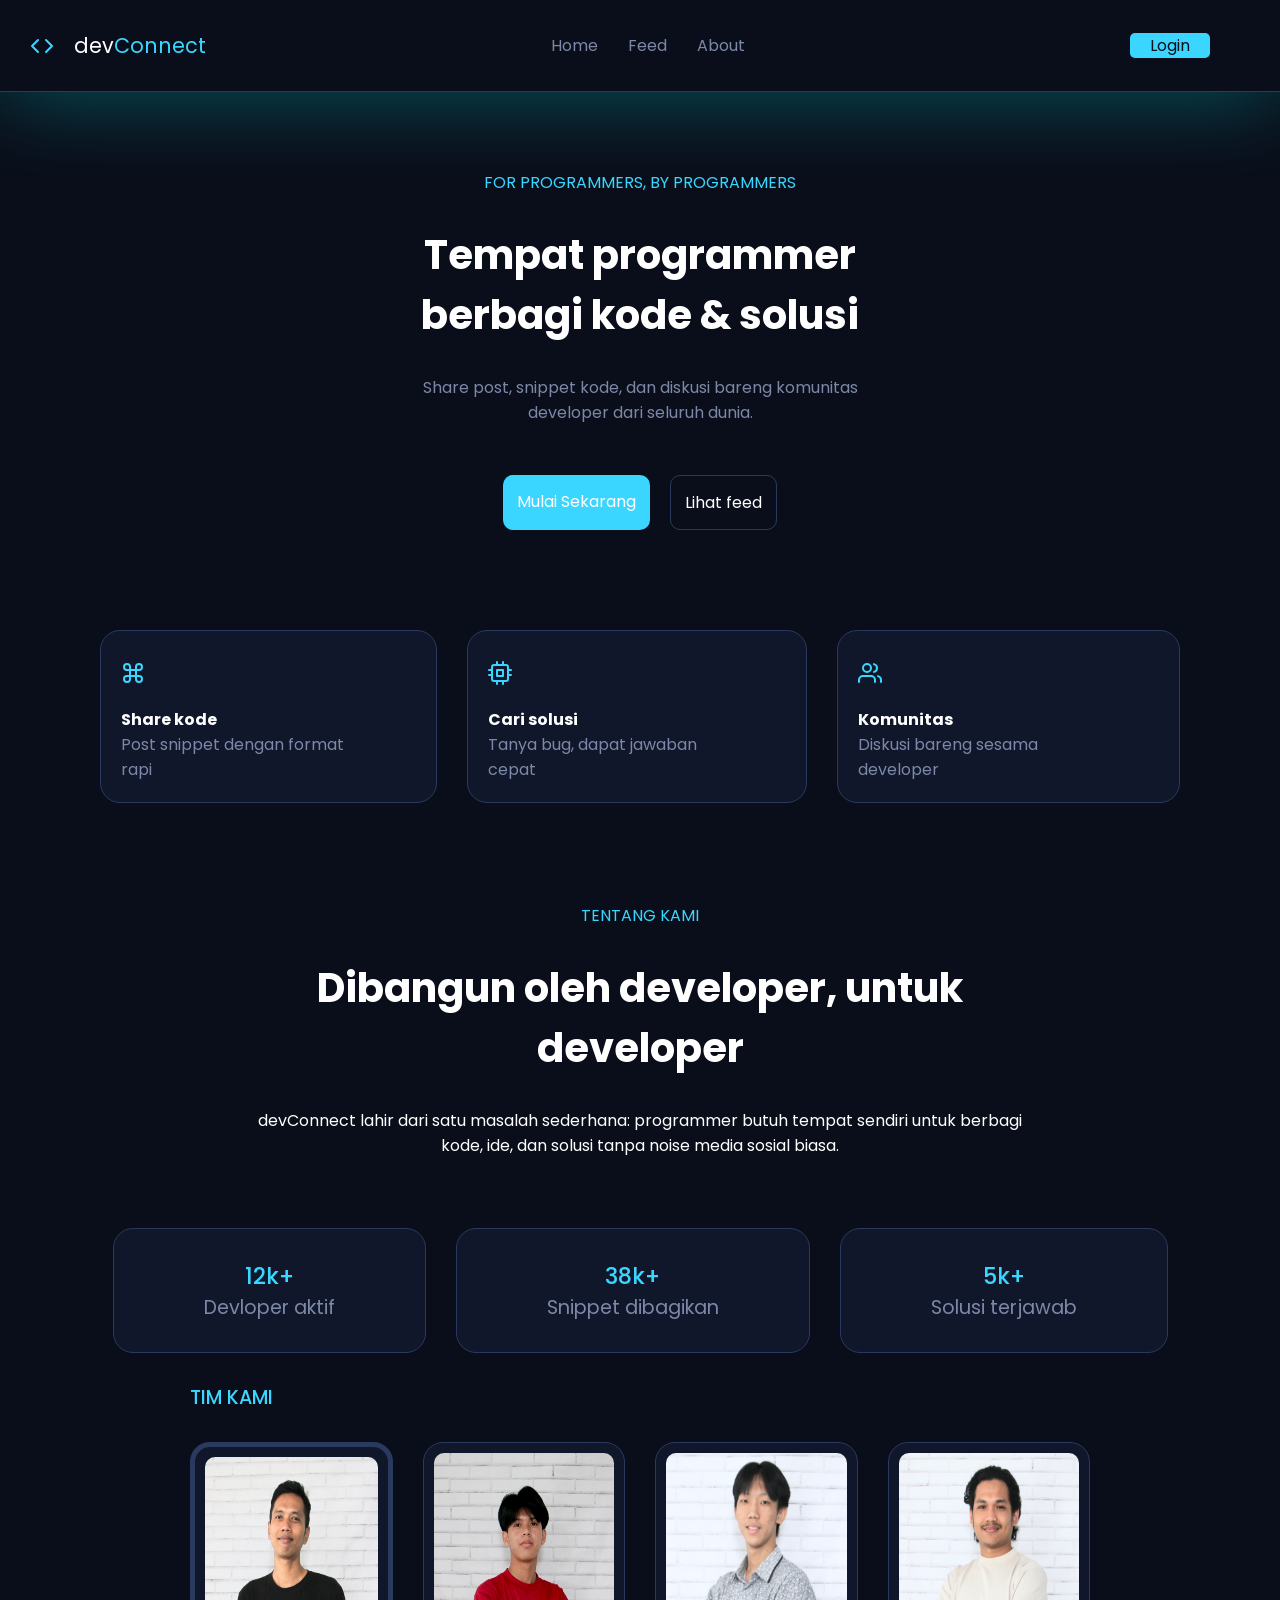
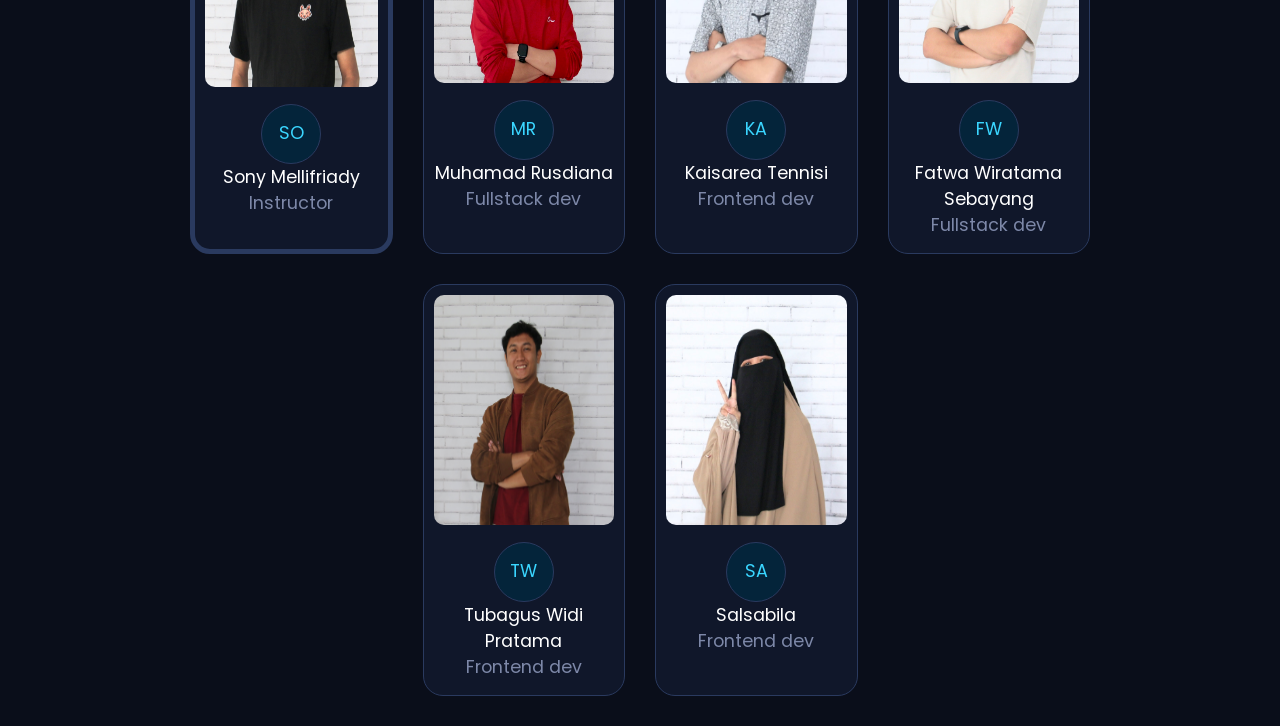
<file: index.html>
<!DOCTYPE html>
<html lang="en">

<head>
    <meta charset="UTF-8">
    <meta name="viewport" content="width=device-width, initial-scale=1.0">
    <link
        href="https://fonts.googleapis.com/css2?family=Nunito:ital,wght@0,200..1000;1,200..1000&family=Poppins:ital,wght@0,100;0,200;0,300;0,400;0,500;0,600;0,700;0,800;0,900;1,100;1,200;1,300;1,400;1,500;1,600;1,700;1,800;1,900&display=swap"
        rel="stylesheet">
    <link rel="stylesheet" href="style/style.css">
    <link rel="icon" type="image/png" href="assets/IconDevConnect.png">
    <title>
        devConnect
    </title>
</head>

<body>
    <header class="header">
        <div class="logo">
            <a href="./index.html"><svg xmlns="http://www.w3.org/2000/svg" viewBox="0 0 24 24" width="24" height="24"
                    class="main-grid-item-icon" fill="none" stroke="currentColor" stroke-linecap="round"
                    stroke-linejoin="round" stroke-width="2">
                    <polyline points="16 18 22 12 16 6" />
                    <polyline points="8 6 2 12 8 18" />
                </svg></a>
            <a href="./index.html" class="logo-name"><span>dev</span>Connect</a>
        </div>

        <nav class="navbar">
            <a href="./index.html" class="navbar-list">Home</a>
            <a class="navbar-list" onclick="alert('Silahkan login terlebih dahulu')" href="./login/index.html">Feed</a>
            <a href="#aboutUs" class="navbar-list">About</a>
        </nav>

        <div class="login-btn">
            <a href="./login/index.html" class="login sign">Login</a>
        </div>
    </header>

    <div class="homepage">
        <div class="page-text">
            <div class="judul">FOR PROGRAMMERS, BY PROGRAMMERS</div>
            <h2 class="slogan">Tempat programmer berbagi kode & solusi</h2>
            <p>Share post, snippet kode, dan diskusi bareng komunitas developer dari seluruh dunia.</p>
        </div>
    </div>
    <div class="start-btn">
        <a href="./login/index.html" class="start">Mulai Sekarang</a>
        <a class="feeds" onclick="alert('Silahkan login terlebih dahulu')" href="./login/index.html">Lihat feed</a>
    </div>
    <div class="information">
        <div class="container-1">
            <div class="icon">
                <svg xmlns="http://www.w3.org/2000/svg" viewBox="0 0 24 24" width="24" height="24"
                    class="main-grid-item-icon" fill="none" stroke="currentColor" stroke-linecap="round"
                    stroke-linejoin="round" stroke-width="2">
                    <path
                        d="M18 3a3 3 0 0 0-3 3v12a3 3 0 0 0 3 3 3 3 0 0 0 3-3 3 3 0 0 0-3-3H6a3 3 0 0 0-3 3 3 3 0 0 0 3 3 3 3 0 0 0 3-3V6a3 3 0 0 0-3-3 3 3 0 0 0-3 3 3 3 0 0 0 3 3h12a3 3 0 0 0 3-3 3 3 0 0 0-3-3z" />
                </svg>
            </div>
            <h4>Share kode</h4>
            <p>Post snippet dengan format rapi</p>
        </div>
        <div class="container-2">
            <div class="icon">
                <svg xmlns="http://www.w3.org/2000/svg" viewBox="0 0 24 24" width="24" height="24"
                    class="main-grid-item-icon" fill="none" stroke="currentColor" stroke-linecap="round"
                    stroke-linejoin="round" stroke-width="2">
                    <rect height="16" rx="2" ry="2" width="16" x="4" y="4" />
                    <rect height="6" width="6" x="9" y="9" />
                    <line x1="9" x2="9" y1="1" y2="4" />
                    <line x1="15" x2="15" y1="1" y2="4" />
                    <line x1="9" x2="9" y1="20" y2="23" />
                    <line x1="15" x2="15" y1="20" y2="23" />
                    <line x1="20" x2="23" y1="9" y2="9" />
                    <line x1="20" x2="23" y1="14" y2="14" />
                    <line x1="1" x2="4" y1="9" y2="9" />
                    <line x1="1" x2="4" y1="14" y2="14" />
                </svg>
            </div>
            <h4>Cari solusi</h4>
            <p>Tanya bug, dapat jawaban cepat</p>
        </div>
        <div class="container-3">
            <div class="icon">
                <svg xmlns="http://www.w3.org/2000/svg" viewBox="0 0 24 24" width="24" height="24"
                    class="main-grid-item-icon" fill="none" stroke="currentColor" stroke-linecap="round"
                    stroke-linejoin="round" stroke-width="2">
                    <path d="M17 21v-2a4 4 0 0 0-4-4H5a4 4 0 0 0-4 4v2" />
                    <circle cx="9" cy="7" r="4" />
                    <path d="M23 21v-2a4 4 0 0 0-3-3.87" />
                    <path d="M16 3.13a4 4 0 0 1 0 7.75" />
                </svg>
            </div>
            <h4 id="aboutUs">Komunitas</h4>
            <p>Diskusi bareng sesama developer</p>
        </div>
    </div>


    <div class="team">
        <div class="aboutUs">
            <div class="moto">
                <div class="us">TENTANG KAMI</div>
                <h3 class="textUs">Dibangun oleh developer, untuk developer</h3>
                <p class="caption">devConnect lahir dari satu masalah sederhana: programmer butuh tempat sendiri untuk
                    berbagi kode, ide, dan solusi tanpa noise media sosial biasa.</p>
            </div>
        </div>
    </div>
    <div class="review">
        <div class="colum">
            <h3 class="reviews">12k+</h3>
            <p class="text-review">Devloper aktif</p>
        </div>
        <div class="colum">
            <h3 class="reviews">38k+</h3>
            <p class="text-review">Snippet dibagikan</p>
        </div>
        <div class="colum">
            <h3 class="reviews">5k+</h3>
            <p class="text-review">Solusi terjawab</p>
        </div>
    </div>

    <div class="OurTeam">TIM KAMI</div>
    <footer class="tim">
        <div class="content instructor">
            <img src="assets/Sony_Mellifriady.jpg" alt="" srcset="" class="img">
            <div class="insta">
                <a class="init">SO</a>
                <a href="https://www.instagram.com/klimboys/" class="init inits  instructors">
                    <svg xmlns="http://www.w3.org/2000/svg" viewBox="0 0 24 24" width="24" height="24"
                        class="main-grid-item-icon" fill="none" stroke="currentColor" stroke-linecap="round"
                        stroke-linejoin="round" stroke-width="2" style="color: #fff;">
                        <rect height="20" rx="5" ry="5" width="20" x="2" y="2" />
                        <path d="M16 11.37A4 4 0 1 1 12.63 8 4 4 0 0 1 16 11.37z" />
                        <line x1="17.5" x2="17.51" y1="6.5" y2="6.5" />
                    </svg>
                </a>
            </div>
            <div class="nama">Sony Mellifriady</div>
            <div class="peran">Instructor</div>
        </div>
        <div class="content">
            <img src="assets/rusdi.jpg" alt="" srcset="" class="img">
            <div class="insta">
                <a class="init">MR</a>
                <a href="https://www.instagram.com/rusdi.an2/" class="init inits">
                    <svg xmlns="http://www.w3.org/2000/svg" viewBox="0 0 24 24" width="24" height="24"
                        class="main-grid-item-icon" fill="none" stroke="currentColor" stroke-linecap="round"
                        stroke-linejoin="round" stroke-width="2" style="color: #fff;">
                        <rect height="20" rx="5" ry="5" width="20" x="2" y="2" />
                        <path d="M16 11.37A4 4 0 1 1 12.63 8 4 4 0 0 1 16 11.37z" />
                        <line x1="17.5" x2="17.51" y1="6.5" y2="6.5" />
                    </svg>
                </a>
            </div>
            <div class="nama">Muhamad Rusdiana</div>
            <div class="peran">Fullstack dev</div>
        </div>
        <div class="content">
            <img src="assets/kai.jpg" alt="" srcset="" class="img">
            <div class="insta">
                <a class="init">KA</a>
                <a href="https://www.instagram.com/kaisarea_kai?utm_source=qr&igsh=MTNnamN1eGZncWo2cA=="
                    class="init inits">
                    <svg xmlns="http://www.w3.org/2000/svg" viewBox="0 0 24 24" width="24" height="24"
                        class="main-grid-item-icon" fill="none" stroke="currentColor" stroke-linecap="round"
                        stroke-linejoin="round" stroke-width="2" style="color: #fff;">
                        <rect height="20" rx="5" ry="5" width="20" x="2" y="2" />
                        <path d="M16 11.37A4 4 0 1 1 12.63 8 4 4 0 0 1 16 11.37z" />
                        <line x1="17.5" x2="17.51" y1="6.5" y2="6.5" />
                    </svg>
                </a>
            </div>
            <div class="nama">Kaisarea Tennisi</div>
            <div class="peran">Frontend dev</div>
        </div>
        <div class="content">
            <img src="assets/wira.JPG" alt="" srcset="" class="img">
            <div class="insta">
                <a class="init">FW</a>
                <a href="https://www.instagram.com/wirasebayangg_" class="init inits">
                    <svg xmlns="http://www.w3.org/2000/svg" viewBox="0 0 24 24" width="24" height="24"
                        class="main-grid-item-icon" fill="none" stroke="currentColor" stroke-linecap="round"
                        stroke-linejoin="round" stroke-width="2" style="color: #fff;">
                        <rect height="20" rx="5" ry="5" width="20" x="2" y="2" />
                        <path d="M16 11.37A4 4 0 1 1 12.63 8 4 4 0 0 1 16 11.37z" />
                        <line x1="17.5" x2="17.51" y1="6.5" y2="6.5" />
                    </svg>
                </a>
            </div>
            <div class="nama">Fatwa Wiratama Sebayang</div>
            <div class="peran">Fullstack dev</div>
        </div>
        <div class="content">
            <img src="assets/bagus.jpg" alt="" srcset="" class="img">
            <div class="insta">
                <a class="init">TW</a>
                <a href="https://www.instagram.com/pratamaawidi?igsh=MTZndWIzbzBjNmd6bw%3D%3D&utm_source=qr"
                    class="init inits">
                    <svg xmlns="http://www.w3.org/2000/svg" viewBox="0 0 24 24" width="24" height="24"
                        class="main-grid-item-icon" fill="none" stroke="currentColor" stroke-linecap="round"
                        stroke-linejoin="round" stroke-width="2" style="color: #fff;">
                        <rect height="20" rx="5" ry="5" width="20" x="2" y="2" />
                        <path d="M16 11.37A4 4 0 1 1 12.63 8 4 4 0 0 1 16 11.37z" />
                        <line x1="17.5" x2="17.51" y1="6.5" y2="6.5" />
                    </svg>
                </a>
            </div>
            <div class="nama">Tubagus Widi Pratama</div>
            <div class="peran">Frontend dev</div>
        </div>
        <div class="content">
            <img src="assets/salsa.jpg" alt="" srcset="" class="img">
            <div class="insta">
                <a class="init">SA</a>
                <a href="https://www.instagram.com/salsabela.bila?igsh=NXM4Z2pwdXV4NThh" class="init inits">
                    <svg xmlns="http://www.w3.org/2000/svg" viewBox="0 0 24 24" width="24" height="24"
                        class="main-grid-item-icon" fill="none" stroke="currentColor" stroke-linecap="round"
                        stroke-linejoin="round" stroke-width="2" style="color: #fff;">
                        <rect height="20" rx="5" ry="5" width="20" x="2" y="2" />
                        <path d="M16 11.37A4 4 0 1 1 12.63 8 4 4 0 0 1 16 11.37z" />
                        <line x1="17.5" x2="17.51" y1="6.5" y2="6.5" />
                    </svg>
                </a>
            </div>
            <div class="nama">Salsabila</div>
            <div class="peran">Frontend dev</div>
        </div>
    </footer>

    </div>



    <script src="./js/script.js"></script>
</body>

</html>
</file>
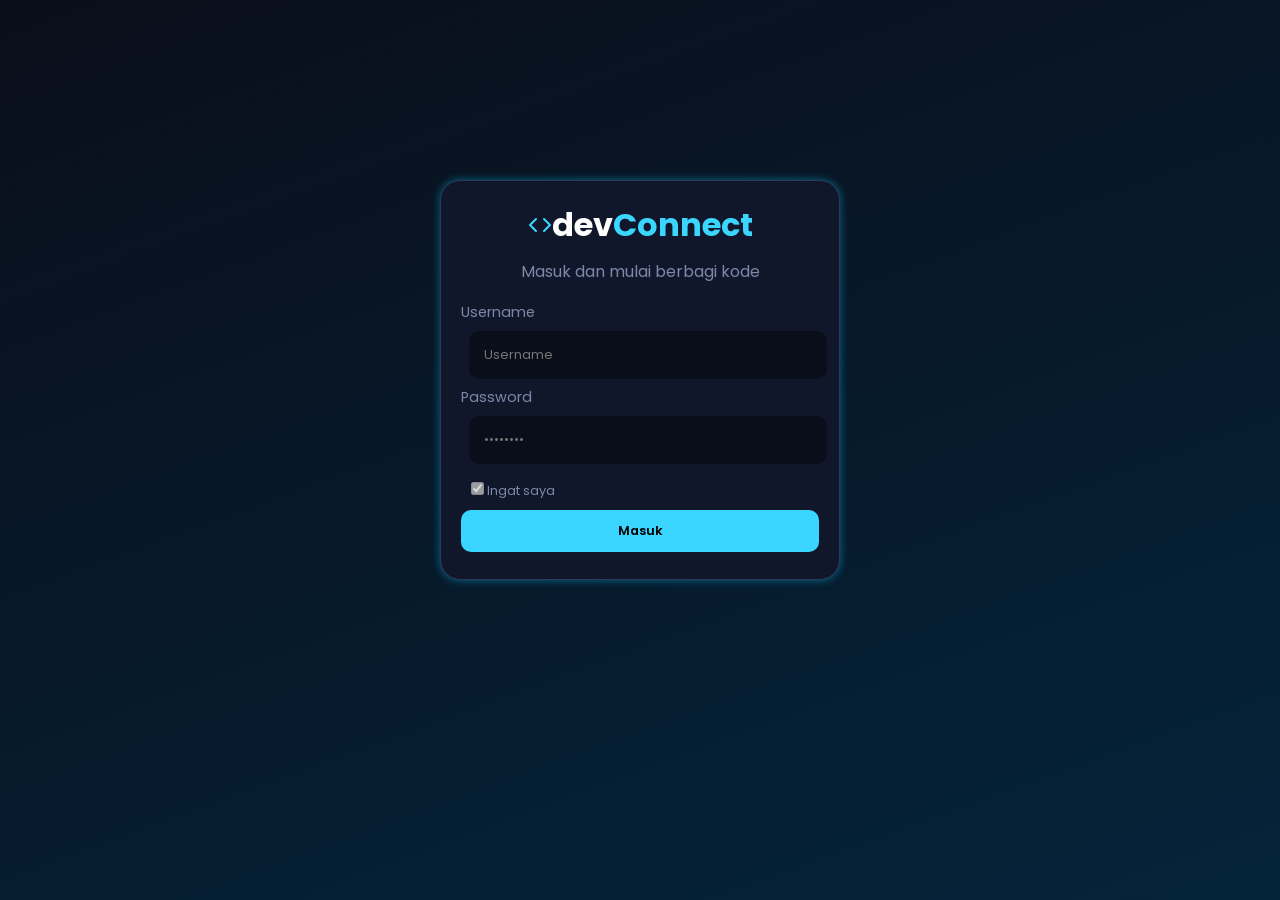
<file: login/index.html>
<!DOCTYPE html>
<html lang="en">

<head>
    <meta charset="UTF-8">
    <meta name="viewport" content="width=device-width, initial-scale=1.0">
    <link
        href="https://fonts.googleapis.com/css2?family=Nunito:ital,wght@0,200..1000;1,200..1000&family=Poppins:ital,wght@0,100;0,200;0,300;0,400;0,500;0,600;0,700;0,800;0,900;1,100;1,200;1,300;1,400;1,500;1,600;1,700;1,800;1,900&display=swap"
        rel="stylesheet">
    <link rel="stylesheet" href="../style/style.css">
    <link rel="icon" type="image/png" href="../assets/IconDevConnect.png">
    <title>devConnect</title>
</head>

<body>

    <div class="formLogin">
        <div class="login-card">

            <div class="logo formLogo">
                <svg xmlns="http://www.w3.org/2000/svg" viewBox="0 0 24 24" width="24" height="24"
                    class="main-grid-item-icon" fill="none" stroke="currentColor" stroke-linecap="round"
                    stroke-linejoin="round" stroke-width="2">
                    <polyline points="16 18 22 12 16 6" />
                    <polyline points="8 6 2 12 8 18" />
                </svg>
                <h1><i class="fa-solid fa-code"></i> <span>dev</span>Connect</h1>
            </div>

            <p class="subtitle">Masuk dan mulai berbagi kode</p>

            <form>
                <div class="form-group">
                    <label>Username</label>
                    <div class="input-box">
                        <i class="fa-solid fa-at"></i>
                        <input type="text" placeholder="Username" class="input-form" id="username">
                    </div>
                </div>

                <div class="form-group">
                    <label>Password</label>
                    <div class="input-box">
                        <i class="fa-solid fa-lock"></i>
                        <input type="password" id="password" placeholder="••••••••" class="input-form">
                        <i class="fa-solid fa-eye password-eye"></i>
                    </div>
                </div>

                <div class="options">
                    <label>
                        <input type="checkbox" class="checkbox" checked disabled>
                        Ingat saya
                    </label>

                    <!-- <a href="#">Lupa password?</a> -->
                </div>

                <button class="login-Btn" type="submit">
                    Masuk
                </button>
            </form>

        </div>
    </div>
    <script src="../js/login.js"></script>
</body>

</html>
</file>
<file: style/style.css>
:root {
    --bg-dark: #0a0e1a;
    --bg-dnavbar: #10172a;
    --bg-kodeDark: #080b14;
    --border-dark: #1e2a4a;
    --border-hoverDark: #2a3a5f;
    --cyan: #3ad6ff;
    --lightCyan: #8fe3ff;
    --white: #ffffff;
    --teksBody: #cfd6e8;
    --secondary: #7d88a8;
    --darkBlue: #04243a;
}

* {
    margin: 0;
    padding: 0;
    box-sizing: border-box;
    font-family: 'poppins', sans-serif;
    text-decoration: none;
    scroll-behavior: smooth;
}

.header {
    background-color: var(--bg-dark);
    padding: 10px;
    display: flex;
    position: fixed;
    width: 100%;
    top: 0;
    border-bottom: 1.5px solid var(--border-hoverDark);
    align-items: center;
    box-shadow: 0 0 90px rgba(0, 255, 255, 0.32);
    z-index: 2;
}

.logo,
.logo a {
    /* background-color: yellow; */
    display: flex;
    align-items: center;
    justify-content: flex-start;
    padding: 10px;
    color: var(--cyan);
    font-size: 1.3rem;
}

.logo span {
    color: var(--white);
}

.navbar {
    display: flex;
    /* background-color: greenyellow; */
    flex-grow: 2;
    padding: 10px;
    justify-content: center;
    gap: 30px;
}

.navbar-list {
    color: var(--secondary);
}

.navbar-list:hover {
    color: var(--cyan);
}

.login-btn {
    padding: 10px;
    display: flex;
    width: 200px;
    justify-content: center;
}

.login {
    border-radius: 5px;
    background-color: var(--cyan);
    padding: 0 20px;
    color: var(--bg-dark);
    display: flex;
    align-items: center;
}

.login:hover{
    background-image: linear-gradient(-20deg, var(--lightCyan)0%, var(--cyan)100%);
}

.name, .name-i {
    background-color: var(--darkBlue);
    color: var(--cyan) !important;
    font-weight: 600;
    width: 50px;
    height: 50px;
    display: flex;
    align-items: center;
    box-shadow: 0 0 5px rgba(0, 255, 255, 0.412);
    z-index: 99;
}

.names {
    /* background-color: red; */
    border: 1px solid var(--cyan);
    width: 200px;
    border-radius: 10px;
    position: absolute;
    left: 60px;
    padding: 8px 20px;
    box-shadow: 0 0 5px var(--cyan);
}

.afterLogin {
    color: var(--white);
    display: flex;
    gap: 20px;
    align-items: center;
    padding: 0 10px;
    cursor: pointer;
    position: relative;
}

.search {
    display: flex;
}

.searchBar {
    cursor: default;
    font-size: 1rem;
    padding:10px 20px;
    width: 300px;
    border-radius: 20px;
    display: flex;
    opacity: 0;
    border: none;
    transition: all 0.5s ease;
    transform: translateX(100px);
    color: var(--secondary);
    background-color: var(--darkBlue);
}

.toogle {
    transform: translateX(0);
    display: flex;
    opacity: 1;
}

.search-icon {
    position: absolute;
    color: var(--white) !important;
    margin-right: 5px;
    right: 160px;
    top: 10px;
    /* background-color: red; */
}

.notif {
    z-index: 5;
}

.notif-icon {
    color: var(--white) !important;
    z-index: 2;
}

.search-icon:hover {
    transform: scale(1.2);
    transition: 0.4s;
}

.logoutIcon {
    color: var(--white) !important;
}

.notif:hover {
    transform: scale(1.2);
}

body {
    background-color: var(--bg-dark);
}

.homepage {
    display: flex;
    justify-content: center;
    padding: 150px 100px;
    padding-bottom: 20px;

}

.page-text {
    align-self: center;
    width: 50%;
    justify-content: center;
    padding: 20px;
    text-align: center;
    padding-bottom: 30px;
}

.judul {
    padding-bottom: 30px;
    color: var(--cyan);
}

.slogan {
    padding-bottom: 30px;
    color: var(--white);
    font-size: 2.5rem;
}

p {
    color: var(--secondary);
}

.start-btn {
    background-color: var(--bg-dark);
    display: flex;
    justify-content: center;
    gap: 20px;
}

.start {
    border-radius: 10px;
    background-color: var(--cyan);
    padding: 14px;
    color: var(--white);
    cursor: pointer;
}

.start:hover {
    box-shadow: 0 0 8px var(--cyan);
    transform: scale(1.05);
    transition: 0.5s ease;
}

.feeds {
    border-radius: 10px;
    border: 1px solid var(--border-hoverDark);
    align-self: center;
    padding: 14px;
    color: var(--white);
    cursor: pointer;
}

.feeds:hover {
    background-image: linear-gradient(-20deg, var(--darkBlue)0%, var(--bg-dark)100%);
}

.icon {
    color: var(--cyan);
    padding: 0 0 15px 0;
}


.information {
    background-color: var(--bg-dark);
    display: flex;
    justify-content: center;
    padding: 100px;
    gap: 30px;
}

.container-1,
.container-2,
.container-3 {
    background-color: var(--bg-dnavbar);
    border: 1px solid var(--border-hoverDark);
    padding: 30px 80px 20px 20px;
    border-radius: 20px;
}

.container-1,
.container-2,
.container-3 h4 {
    color: var(--white);
}

.menu {
    background-color: var(--bg-dnavbar);
    border-left: 1px solid var(--border-hoverDark);
    position: fixed;
    transition: 0.5s;
    transform: translateX(100%);
    top: 0;
    height: 100%;
    right: 0;
    z-index: 9;
    width: 300px;
}

.profile {
    display: flex;
    background-image: linear-gradient(-20deg, var(--darkBlue)0%, var(--bg-dark)100%);
    color: var(--white);
    font-size: 1.3rem;
    padding: 42px 20px;
    border-bottom: 1px solid var(--border-hoverDark);
    width: 100%;
    height: 50px;
    align-items: center;
    cursor: pointer;
}

.menu-list {
    display: flex;
    flex-direction: column;
    color: var(--white);
    padding-left: 0;
    width: 100%;
    cursor: pointer;
    position: absolute;
}

.menu-list a {
    color: var(--white);
    display: flex;
    padding: 20px;
    border-bottom: 1px solid var(--secondary);
    gap: 15px;
}

.main-grid-item-icon {
    color: var(--cyan);
}

.list:hover {
    border: 1px solid var(--cyan);
    box-shadow: 0 0 5px var(--cyan);
}

.title {
    padding: 12px;
    border-radius: 50%;
    font-size: 1.2rem;
    color: var(--white);
    border: 1px solid var(--cyan);
    cursor: pointer;
    margin-right: 30px;
}

.logout {
    gap: 10px;
    bottom: 0px;
    position: absolute;
    width: 100%;
    color: var(--white);
    padding: 15px 20px;
    cursor: pointer;
    display: flex;
    align-items: flex-start;
}

.logout:hover {
    background-color: var(--cyan);
}

.formLogin {
    top: 0;
    width: 100%;
    height: 100%;
    background-image: linear-gradient(-20deg, var(--darkBlue)0%, var(--bg-dark)100%);
    position: absolute;
    display: flex;
    justify-content: center;
    z-index: 99;
    padding-top: 180px;
}

.formView {
    display: flex;
}

.login-card {
    display: inline-block;
    padding: 10px 20px 20px 20px;
    width: 400px;
    height: 400px;
    border-radius: 20px;
    background-color: var(--bg-dnavbar);
    border: 1px solid var(--border-hoverDark);
    box-shadow: 0 0 8px rgba(0, 208, 255, 0.441);
    text-align: center;
    align-content: center;
    /* right: 35%; */
}

.formLogo {
    font-size: 1rem;
    text-align: center;
    display: flex;
    justify-content: center;
}

.subtitle {
    padding-bottom: 18px;
}

.form-group {
    font-size: 0.9rem;
    text-align: left;
    color: var(--white);
    color: var(--secondary);
  
}

.input-form {
    font-size: 0.8rem;
    margin: 8px;
    border-radius: 10px;
    background-color: var(--bg-dark);
    padding: 15px;
    border: none;
    width: 100%;
    color: var(--white);
}

.input-form:focus {
    border: 1px solid var(--cyan);
    box-shadow: 0 0 10px var(--cyan);
}

.options {
    display: flex;
    justify-content: space-between;
    color: var(--secondary);
    font-size: 0.8rem;
    padding: 10px;
}

.checkbox {
    background-color: var(--bg-dark);
}

.options a {
    color: var(--cyan);
}

.login-Btn {
    background-color: var(--cyan);
    border: none;
    width: 100%;
    padding: 12px 0;
    border-radius: 10px;
    text-align: center;
    font-weight: 600;
    font-size: 0.8rem;
    display: flex;
    justify-content: center;
    margin-bottom: 10px;
}

.login-Btn:hover {
    box-shadow: 0 0 10px var(--cyan);
}

.views {
    display: flex;
}

.view {
    transform: translateX(0);
}

.team {
    display: flex;
    justify-content: center;
}

.aboutUs {
    width: 60%;

}

.us {
    background-color: var(--bg-dark);
    color: var(--cyan);
    text-align: center;
}

.textUs {
    justify-content: center;
    background-color: var(--bg-dark);
    color: var(--white);
    text-align: center;
    padding-top: 30px;
    font-size: 2.5rem;
}

.caption {
    color: var(--white);
    text-align: center;
    padding-top: 30px;
}

.review {
    background-color: var(--bg-dark);
    color: var(--white);
    display: flex;
    justify-content: center;
    gap: 30px;
    padding-top: 70px;
}

.colum {
    background-color: var(--bg-dnavbar);
    padding: 30px 90px;
    text-align: center;
    font-size: 1.2rem;
    border-radius: 20px;
    color: var(--cyan);
    border: 1px solid var(--border-hoverDark);
}

.reviews {
    font-weight: 500;

}

.OurTeam {
    color: var(--cyan);
    padding: 30px 190px ;
    font-size: 1.2rem;
    font-weight: 500;
}

.tim {
    display: grid;
    color: var(--white);
    text-align: center;
    justify-content: center;
    gap: 30px;
    padding: 0 190px 30px 190px;
    grid-template-columns: repeat(4, 1fr);
}

.content {
    background-color: var(--bg-dnavbar);
    padding: 10px 10px 15px 10px;
    text-align: center;
    font-size: 1.1rem;
    border-radius: 20px;
    border: 1px solid var(--border-hoverDark);
    cursor: pointer;
    transition: 0.5s ease;
    /* width: 350px; */
}

.content:nth-child(5) {
    grid-column: 2;
  }

.content:nth-child(6) {
    grid-column: 3;
  }
  


.img {
    width: 100%;
    height: 230px;
    margin-bottom: 10px;
    border-radius: 10px;
}


.init {
    background-color: var(--darkBlue);
    display: inline-block;
    padding: 15px;
    border-radius: 50%;
    width: 60px;
    border: 1px solid var(--border-hoverDark);
    color: var(--cyan);
    /* left: 120px; */
    height: 60px;
}

.insta {
    cursor: pointer;
    height: 60px;
    width: 100%;
    display: flex;
    align-items: center;
    justify-content: center;
    /* height: 80px; */
}

.inits {
    background-color: var(--cyan);
    opacity: 0;
    position: absolute;
    color: var(--white);
    transform: translateY(-50px);
    display: flex;
    align-items: center;
    /* margin-left: 24px; */
    height: 60px;
    justify-content: center;
    transition: all 0.5s ease;
}


.init:hover + .inits {
    box-shadow: 0 0 5px var(--cyan);
    opacity: 1;
    transform: translateY(0);
}

.content:hover{
    transform: scale(1.05) ;
    box-shadow: 0 0 8px var(--cyan);
}

.nama {
    color: var(--white);
}

.peran {
    color: var(--secondary);
}

.instructor {
    border: 5px solid var(--border-hoverDark);
}
</file>
